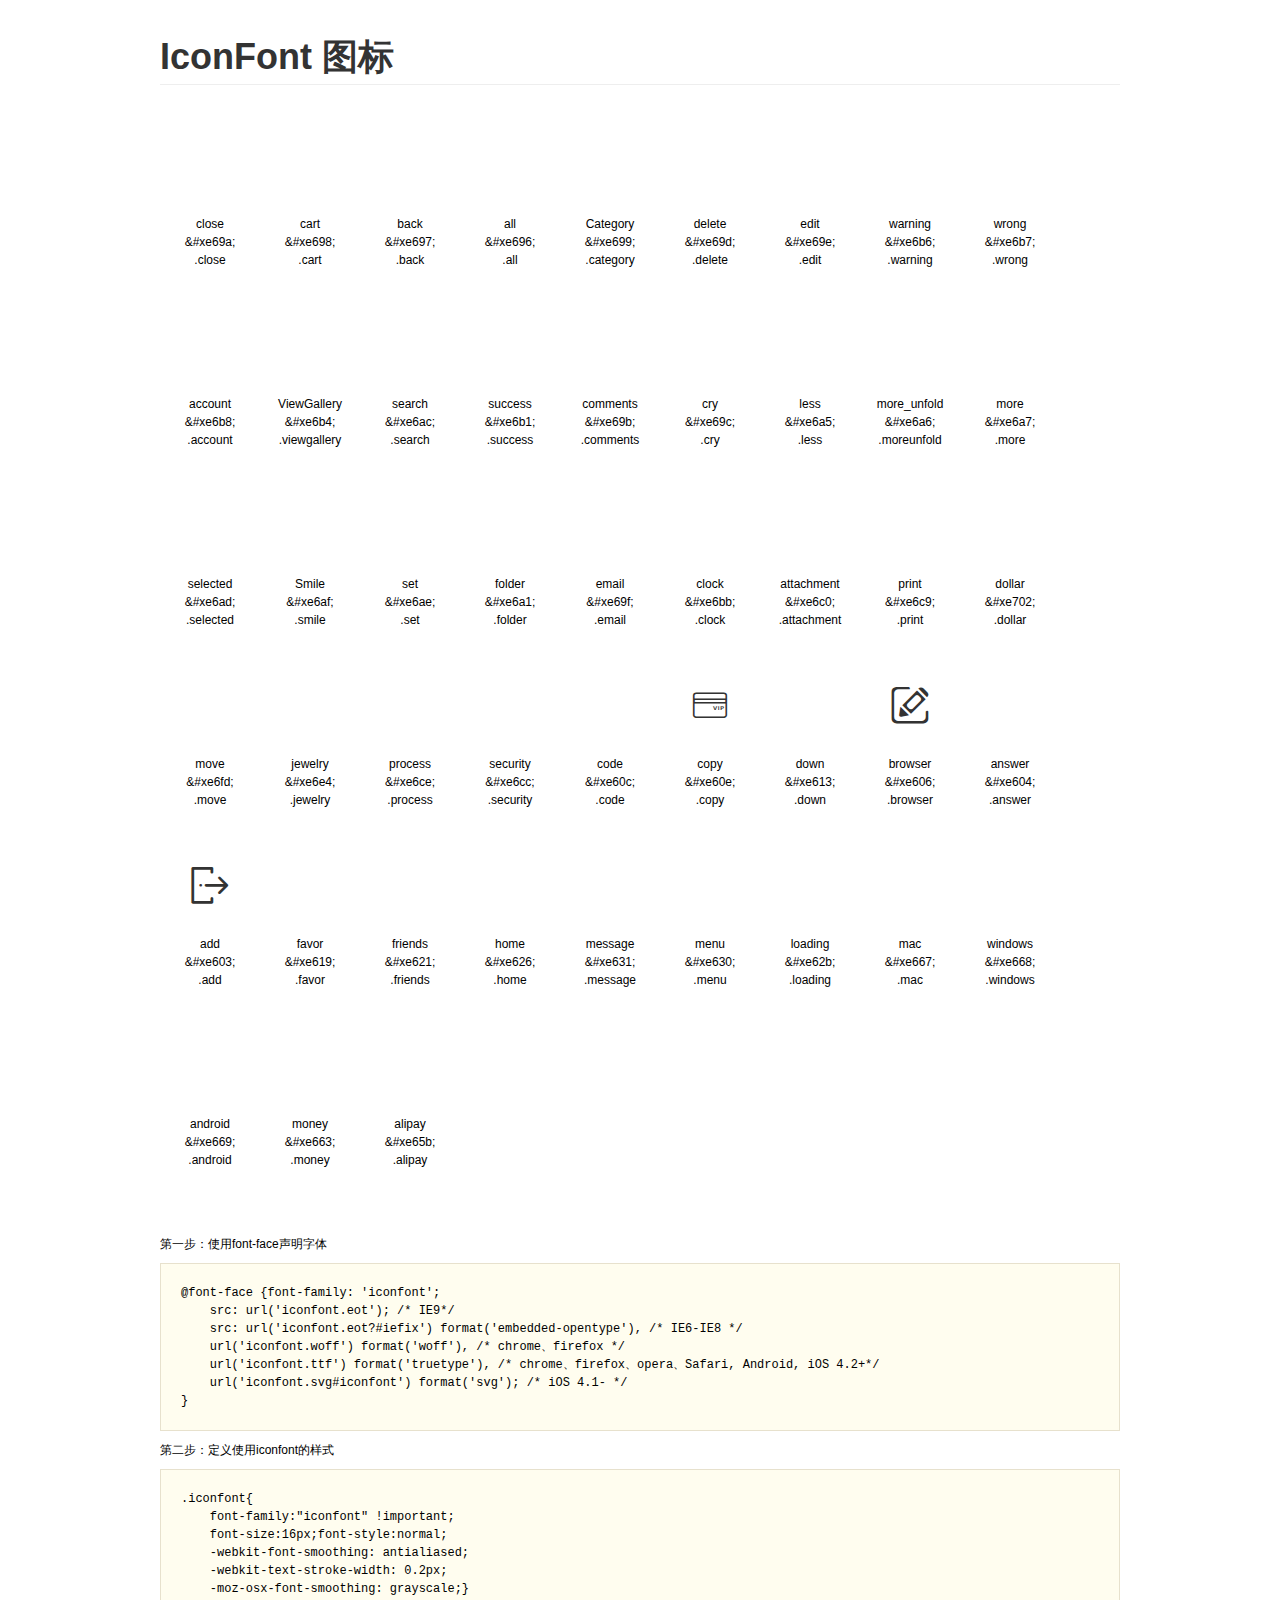
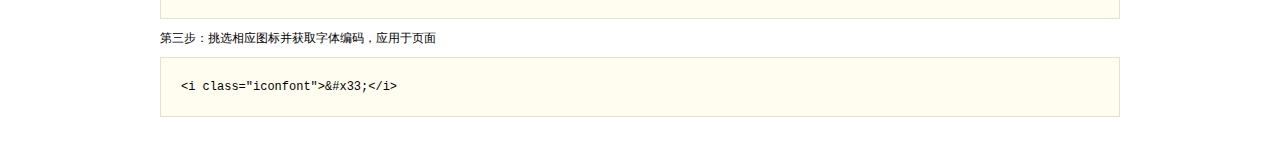
<file: php/static/iconfont/index.html>
<!DOCTYPE html>
<html>
<head>
    <meta charset="utf-8"/>
    <title>IconFont</title>
    <link rel="stylesheet" href="demo.css">
    <link rel="stylesheet" href="iconfont.css">
</head>
<body>
    <div class="main">
        <h1>IconFont 图标</h1>
        <ul class="icon_lists clear">
            
                <li>
                <i class="icon iconfont">&#xe69a;</i>
                    <div class="name">close</div>
                    <div class="code">&amp;#xe69a;</div>
                    <div class="fontclass">.close</div>
                </li>
            
                <li>
                <i class="icon iconfont">&#xe698;</i>
                    <div class="name">cart</div>
                    <div class="code">&amp;#xe698;</div>
                    <div class="fontclass">.cart</div>
                </li>
            
                <li>
                <i class="icon iconfont">&#xe697;</i>
                    <div class="name">back</div>
                    <div class="code">&amp;#xe697;</div>
                    <div class="fontclass">.back</div>
                </li>
            
                <li>
                <i class="icon iconfont">&#xe696;</i>
                    <div class="name">all</div>
                    <div class="code">&amp;#xe696;</div>
                    <div class="fontclass">.all</div>
                </li>
            
                <li>
                <i class="icon iconfont">&#xe699;</i>
                    <div class="name">Category</div>
                    <div class="code">&amp;#xe699;</div>
                    <div class="fontclass">.category</div>
                </li>
            
                <li>
                <i class="icon iconfont">&#xe69d;</i>
                    <div class="name">delete</div>
                    <div class="code">&amp;#xe69d;</div>
                    <div class="fontclass">.delete</div>
                </li>
            
                <li>
                <i class="icon iconfont">&#xe69e;</i>
                    <div class="name">edit</div>
                    <div class="code">&amp;#xe69e;</div>
                    <div class="fontclass">.edit</div>
                </li>
            
                <li>
                <i class="icon iconfont">&#xe6b6;</i>
                    <div class="name">warning</div>
                    <div class="code">&amp;#xe6b6;</div>
                    <div class="fontclass">.warning</div>
                </li>
            
                <li>
                <i class="icon iconfont">&#xe6b7;</i>
                    <div class="name">wrong</div>
                    <div class="code">&amp;#xe6b7;</div>
                    <div class="fontclass">.wrong</div>
                </li>
            
                <li>
                <i class="icon iconfont">&#xe6b8;</i>
                    <div class="name">account</div>
                    <div class="code">&amp;#xe6b8;</div>
                    <div class="fontclass">.account</div>
                </li>
            
                <li>
                <i class="icon iconfont">&#xe6b4;</i>
                    <div class="name">ViewGallery</div>
                    <div class="code">&amp;#xe6b4;</div>
                    <div class="fontclass">.viewgallery</div>
                </li>
            
                <li>
                <i class="icon iconfont">&#xe6ac;</i>
                    <div class="name">search</div>
                    <div class="code">&amp;#xe6ac;</div>
                    <div class="fontclass">.search</div>
                </li>
            
                <li>
                <i class="icon iconfont">&#xe6b1;</i>
                    <div class="name">success</div>
                    <div class="code">&amp;#xe6b1;</div>
                    <div class="fontclass">.success</div>
                </li>
            
                <li>
                <i class="icon iconfont">&#xe69b;</i>
                    <div class="name">comments</div>
                    <div class="code">&amp;#xe69b;</div>
                    <div class="fontclass">.comments</div>
                </li>
            
                <li>
                <i class="icon iconfont">&#xe69c;</i>
                    <div class="name">cry</div>
                    <div class="code">&amp;#xe69c;</div>
                    <div class="fontclass">.cry</div>
                </li>
            
                <li>
                <i class="icon iconfont">&#xe6a5;</i>
                    <div class="name">less</div>
                    <div class="code">&amp;#xe6a5;</div>
                    <div class="fontclass">.less</div>
                </li>
            
                <li>
                <i class="icon iconfont">&#xe6a6;</i>
                    <div class="name">more_unfold</div>
                    <div class="code">&amp;#xe6a6;</div>
                    <div class="fontclass">.moreunfold</div>
                </li>
            
                <li>
                <i class="icon iconfont">&#xe6a7;</i>
                    <div class="name">more</div>
                    <div class="code">&amp;#xe6a7;</div>
                    <div class="fontclass">.more</div>
                </li>
            
                <li>
                <i class="icon iconfont">&#xe6ad;</i>
                    <div class="name">selected</div>
                    <div class="code">&amp;#xe6ad;</div>
                    <div class="fontclass">.selected</div>
                </li>
            
                <li>
                <i class="icon iconfont">&#xe6af;</i>
                    <div class="name">Smile</div>
                    <div class="code">&amp;#xe6af;</div>
                    <div class="fontclass">.smile</div>
                </li>
            
                <li>
                <i class="icon iconfont">&#xe6ae;</i>
                    <div class="name">set</div>
                    <div class="code">&amp;#xe6ae;</div>
                    <div class="fontclass">.set</div>
                </li>
            
                <li>
                <i class="icon iconfont">&#xe6a1;</i>
                    <div class="name">folder</div>
                    <div class="code">&amp;#xe6a1;</div>
                    <div class="fontclass">.folder</div>
                </li>
            
                <li>
                <i class="icon iconfont">&#xe69f;</i>
                    <div class="name">email</div>
                    <div class="code">&amp;#xe69f;</div>
                    <div class="fontclass">.email</div>
                </li>
            
                <li>
                <i class="icon iconfont">&#xe6bb;</i>
                    <div class="name">clock</div>
                    <div class="code">&amp;#xe6bb;</div>
                    <div class="fontclass">.clock</div>
                </li>
            
                <li>
                <i class="icon iconfont">&#xe6c0;</i>
                    <div class="name">attachment</div>
                    <div class="code">&amp;#xe6c0;</div>
                    <div class="fontclass">.attachment</div>
                </li>
            
                <li>
                <i class="icon iconfont">&#xe6c9;</i>
                    <div class="name">print</div>
                    <div class="code">&amp;#xe6c9;</div>
                    <div class="fontclass">.print</div>
                </li>
            
                <li>
                <i class="icon iconfont">&#xe702;</i>
                    <div class="name">dollar</div>
                    <div class="code">&amp;#xe702;</div>
                    <div class="fontclass">.dollar</div>
                </li>
            
                <li>
                <i class="icon iconfont">&#xe6fd;</i>
                    <div class="name">move</div>
                    <div class="code">&amp;#xe6fd;</div>
                    <div class="fontclass">.move</div>
                </li>
            
                <li>
                <i class="icon iconfont">&#xe6e4;</i>
                    <div class="name">jewelry</div>
                    <div class="code">&amp;#xe6e4;</div>
                    <div class="fontclass">.jewelry</div>
                </li>
            
                <li>
                <i class="icon iconfont">&#xe6ce;</i>
                    <div class="name">process</div>
                    <div class="code">&amp;#xe6ce;</div>
                    <div class="fontclass">.process</div>
                </li>
            
                <li>
                <i class="icon iconfont">&#xe6cc;</i>
                    <div class="name">security</div>
                    <div class="code">&amp;#xe6cc;</div>
                    <div class="fontclass">.security</div>
                </li>
            
                <li>
                <i class="icon iconfont">&#xe60c;</i>
                    <div class="name">code</div>
                    <div class="code">&amp;#xe60c;</div>
                    <div class="fontclass">.code</div>
                </li>
            
                <li>
                <i class="icon iconfont">&#xe60e;</i>
                    <div class="name">copy</div>
                    <div class="code">&amp;#xe60e;</div>
                    <div class="fontclass">.copy</div>
                </li>
            
                <li>
                <i class="icon iconfont">&#xe613;</i>
                    <div class="name">down</div>
                    <div class="code">&amp;#xe613;</div>
                    <div class="fontclass">.down</div>
                </li>
            
                <li>
                <i class="icon iconfont">&#xe606;</i>
                    <div class="name">browser</div>
                    <div class="code">&amp;#xe606;</div>
                    <div class="fontclass">.browser</div>
                </li>
            
                <li>
                <i class="icon iconfont">&#xe604;</i>
                    <div class="name">answer</div>
                    <div class="code">&amp;#xe604;</div>
                    <div class="fontclass">.answer</div>
                </li>
            
                <li>
                <i class="icon iconfont">&#xe603;</i>
                    <div class="name">add</div>
                    <div class="code">&amp;#xe603;</div>
                    <div class="fontclass">.add</div>
                </li>
            
                <li>
                <i class="icon iconfont">&#xe619;</i>
                    <div class="name">favor</div>
                    <div class="code">&amp;#xe619;</div>
                    <div class="fontclass">.favor</div>
                </li>
            
                <li>
                <i class="icon iconfont">&#xe621;</i>
                    <div class="name">friends</div>
                    <div class="code">&amp;#xe621;</div>
                    <div class="fontclass">.friends</div>
                </li>
            
                <li>
                <i class="icon iconfont">&#xe626;</i>
                    <div class="name">home</div>
                    <div class="code">&amp;#xe626;</div>
                    <div class="fontclass">.home</div>
                </li>
            
                <li>
                <i class="icon iconfont">&#xe631;</i>
                    <div class="name">message</div>
                    <div class="code">&amp;#xe631;</div>
                    <div class="fontclass">.message</div>
                </li>
            
                <li>
                <i class="icon iconfont">&#xe630;</i>
                    <div class="name">menu</div>
                    <div class="code">&amp;#xe630;</div>
                    <div class="fontclass">.menu</div>
                </li>
            
                <li>
                <i class="icon iconfont">&#xe62b;</i>
                    <div class="name">loading</div>
                    <div class="code">&amp;#xe62b;</div>
                    <div class="fontclass">.loading</div>
                </li>
            
                <li>
                <i class="icon iconfont">&#xe667;</i>
                    <div class="name">mac</div>
                    <div class="code">&amp;#xe667;</div>
                    <div class="fontclass">.mac</div>
                </li>
            
                <li>
                <i class="icon iconfont">&#xe668;</i>
                    <div class="name">windows</div>
                    <div class="code">&amp;#xe668;</div>
                    <div class="fontclass">.windows</div>
                </li>
            
                <li>
                <i class="icon iconfont">&#xe669;</i>
                    <div class="name">android</div>
                    <div class="code">&amp;#xe669;</div>
                    <div class="fontclass">.android</div>
                </li>
            
                <li>
                <i class="icon iconfont">&#xe663;</i>
                    <div class="name">money</div>
                    <div class="code">&amp;#xe663;</div>
                    <div class="fontclass">.money</div>
                </li>
            
                <li>
                <i class="icon iconfont">&#xe65b;</i>
                    <div class="name">alipay</div>
                    <div class="code">&amp;#xe65b;</div>
                    <div class="fontclass">.alipay</div>
                </li>
            
        </ul>


        <div class="helps">
            第一步：使用font-face声明字体
            <pre>
@font-face {font-family: 'iconfont';
    src: url('iconfont.eot'); /* IE9*/
    src: url('iconfont.eot?#iefix') format('embedded-opentype'), /* IE6-IE8 */
    url('iconfont.woff') format('woff'), /* chrome、firefox */
    url('iconfont.ttf') format('truetype'), /* chrome、firefox、opera、Safari, Android, iOS 4.2+*/
    url('iconfont.svg#iconfont') format('svg'); /* iOS 4.1- */
}
</pre>
第二步：定义使用iconfont的样式
            <pre>
.iconfont{
    font-family:"iconfont" !important;
    font-size:16px;font-style:normal;
    -webkit-font-smoothing: antialiased;
    -webkit-text-stroke-width: 0.2px;
    -moz-osx-font-smoothing: grayscale;}
</pre>
第三步：挑选相应图标并获取字体编码，应用于页面
<pre>
&lt;i class="iconfont"&gt;&amp;#x33;&lt;/i&gt;
</pre>
        </div>

    </div>
</body>
</html>
</file>
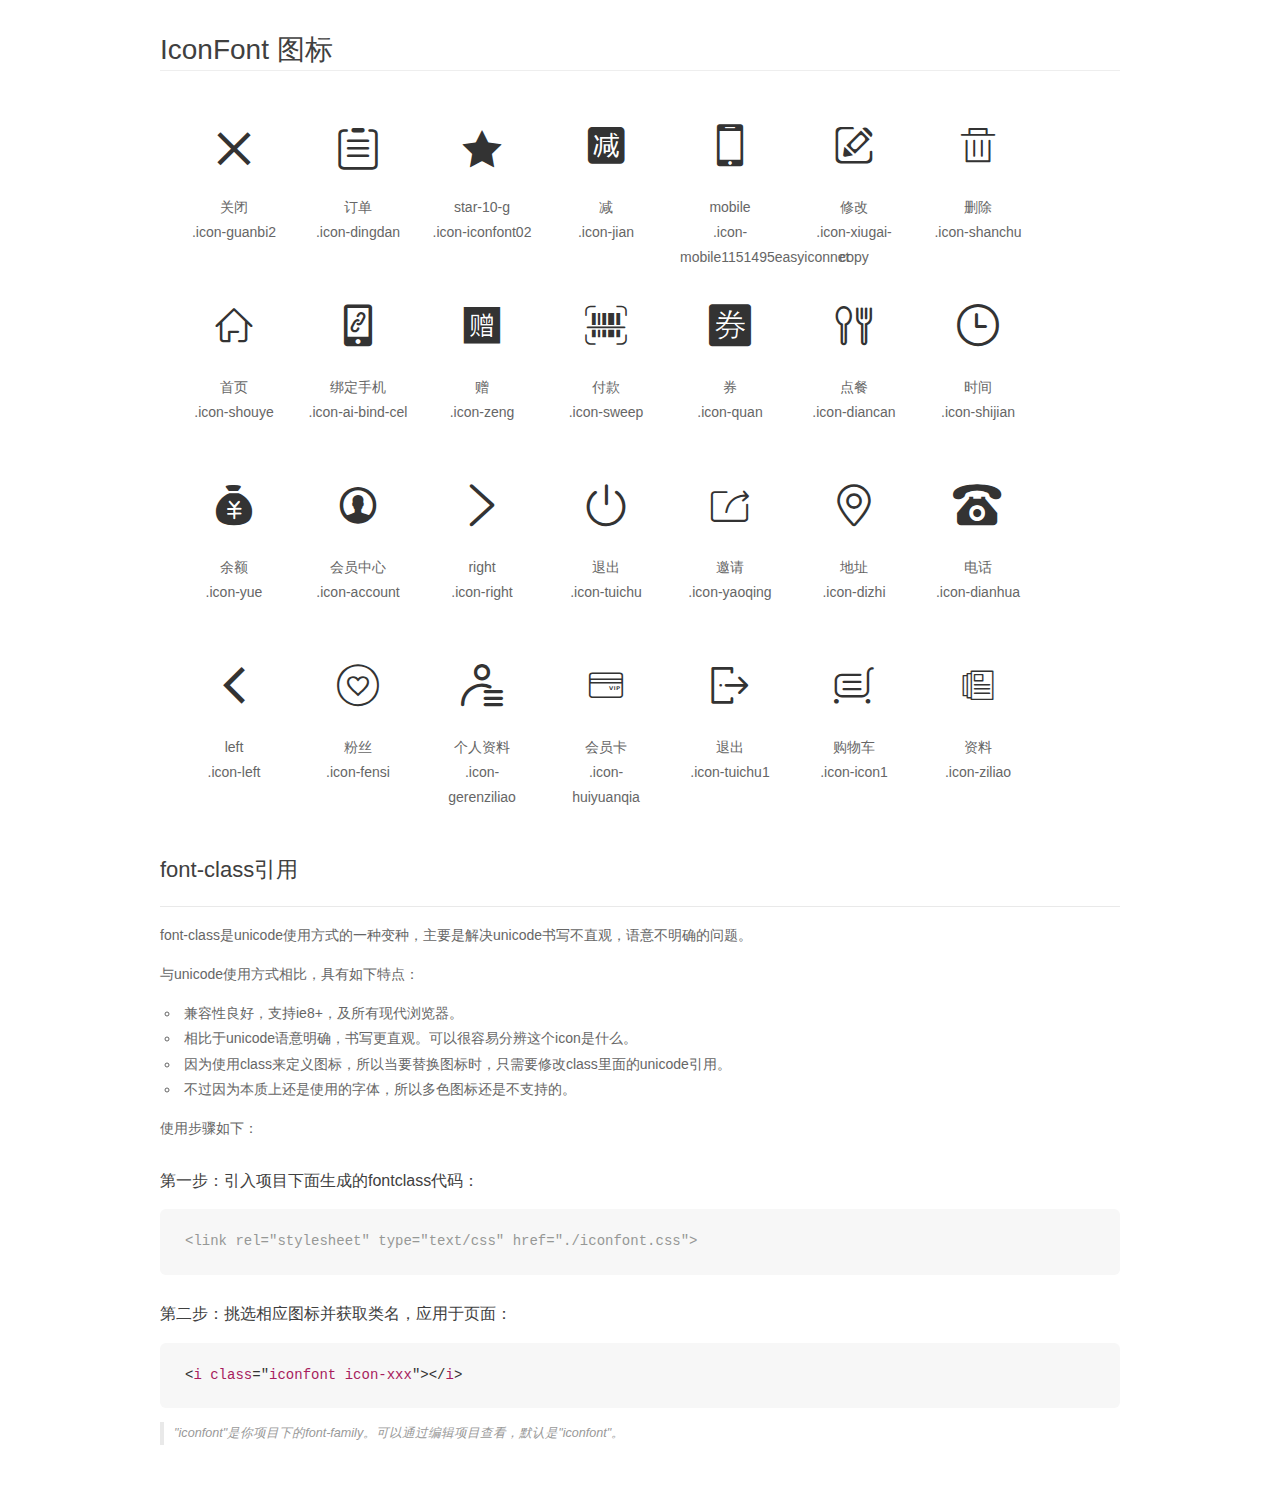
<file: php/static/iconfont/demo_fontclass.html>
<!DOCTYPE html>
<html>
<head>
    <meta charset="utf-8"/>
    <title>IconFont</title>
    <link rel="stylesheet" href="demo.css">
    <link rel="stylesheet" href="iconfont.css">
</head>
<body>
    <div class="main markdown">
        <h1>IconFont 图标</h1>
        <ul class="icon_lists clear">
            
                <li>
                <i class="icon iconfont icon-guanbi2"></i>
                    <div class="name">关闭</div>
                    <div class="fontclass">.icon-guanbi2</div>
                </li>
            
                <li>
                <i class="icon iconfont icon-dingdan"></i>
                    <div class="name">订单</div>
                    <div class="fontclass">.icon-dingdan</div>
                </li>
            
                <li>
                <i class="icon iconfont icon-iconfont02"></i>
                    <div class="name">star-10-g</div>
                    <div class="fontclass">.icon-iconfont02</div>
                </li>
            
                <li>
                <i class="icon iconfont icon-jian"></i>
                    <div class="name">减</div>
                    <div class="fontclass">.icon-jian</div>
                </li>
            
                <li>
                <i class="icon iconfont icon-mobile1151495easyiconnet"></i>
                    <div class="name">mobile</div>
                    <div class="fontclass">.icon-mobile1151495easyiconnet</div>
                </li>
            
                <li>
                <i class="icon iconfont icon-xiugai-copy"></i>
                    <div class="name">修改</div>
                    <div class="fontclass">.icon-xiugai-copy</div>
                </li>
            
                <li>
                <i class="icon iconfont icon-shanchu"></i>
                    <div class="name">删除</div>
                    <div class="fontclass">.icon-shanchu</div>
                </li>
            
                <li>
                <i class="icon iconfont icon-shouye"></i>
                    <div class="name">首页</div>
                    <div class="fontclass">.icon-shouye</div>
                </li>
            
                <li>
                <i class="icon iconfont icon-ai-bind-cel"></i>
                    <div class="name">绑定手机</div>
                    <div class="fontclass">.icon-ai-bind-cel</div>
                </li>
            
                <li>
                <i class="icon iconfont icon-zeng"></i>
                    <div class="name">赠</div>
                    <div class="fontclass">.icon-zeng</div>
                </li>
            
                <li>
                <i class="icon iconfont icon-sweep"></i>
                    <div class="name">付款</div>
                    <div class="fontclass">.icon-sweep</div>
                </li>
            
                <li>
                <i class="icon iconfont icon-quan"></i>
                    <div class="name">券</div>
                    <div class="fontclass">.icon-quan</div>
                </li>
            
                <li>
                <i class="icon iconfont icon-diancan"></i>
                    <div class="name">点餐</div>
                    <div class="fontclass">.icon-diancan</div>
                </li>
            
                <li>
                <i class="icon iconfont icon-shijian"></i>
                    <div class="name">时间</div>
                    <div class="fontclass">.icon-shijian</div>
                </li>
            
                <li>
                <i class="icon iconfont icon-yue"></i>
                    <div class="name">余额</div>
                    <div class="fontclass">.icon-yue</div>
                </li>
            
                <li>
                <i class="icon iconfont icon-account"></i>
                    <div class="name">会员中心</div>
                    <div class="fontclass">.icon-account</div>
                </li>
            
                <li>
                <i class="icon iconfont icon-right"></i>
                    <div class="name">right</div>
                    <div class="fontclass">.icon-right</div>
                </li>
            
                <li>
                <i class="icon iconfont icon-tuichu"></i>
                    <div class="name">退出</div>
                    <div class="fontclass">.icon-tuichu</div>
                </li>
            
                <li>
                <i class="icon iconfont icon-yaoqing"></i>
                    <div class="name">邀请</div>
                    <div class="fontclass">.icon-yaoqing</div>
                </li>
            
                <li>
                <i class="icon iconfont icon-dizhi"></i>
                    <div class="name">地址</div>
                    <div class="fontclass">.icon-dizhi</div>
                </li>
            
                <li>
                <i class="icon iconfont icon-dianhua"></i>
                    <div class="name">电话</div>
                    <div class="fontclass">.icon-dianhua</div>
                </li>
            
                <li>
                <i class="icon iconfont icon-left"></i>
                    <div class="name">left</div>
                    <div class="fontclass">.icon-left</div>
                </li>
            
                <li>
                <i class="icon iconfont icon-fensi"></i>
                    <div class="name">粉丝</div>
                    <div class="fontclass">.icon-fensi</div>
                </li>
            
                <li>
                <i class="icon iconfont icon-gerenziliao"></i>
                    <div class="name">个人资料</div>
                    <div class="fontclass">.icon-gerenziliao</div>
                </li>
            
                <li>
                <i class="icon iconfont icon-huiyuanqia"></i>
                    <div class="name">会员卡</div>
                    <div class="fontclass">.icon-huiyuanqia</div>
                </li>
            
                <li>
                <i class="icon iconfont icon-tuichu1"></i>
                    <div class="name">退出</div>
                    <div class="fontclass">.icon-tuichu1</div>
                </li>
            
                <li>
                <i class="icon iconfont icon-icon1"></i>
                    <div class="name">购物车</div>
                    <div class="fontclass">.icon-icon1</div>
                </li>
            
                <li>
                <i class="icon iconfont icon-ziliao"></i>
                    <div class="name">资料</div>
                    <div class="fontclass">.icon-ziliao</div>
                </li>
            
        </ul>

        <h2 id="font-class-">font-class引用</h2>
        <hr>

        <p>font-class是unicode使用方式的一种变种，主要是解决unicode书写不直观，语意不明确的问题。</p>
        <p>与unicode使用方式相比，具有如下特点：</p>
        <ul>
        <li>兼容性良好，支持ie8+，及所有现代浏览器。</li>
        <li>相比于unicode语意明确，书写更直观。可以很容易分辨这个icon是什么。</li>
        <li>因为使用class来定义图标，所以当要替换图标时，只需要修改class里面的unicode引用。</li>
        <li>不过因为本质上还是使用的字体，所以多色图标还是不支持的。</li>
        </ul>
        <p>使用步骤如下：</p>
        <h3 id="-fontclass-">第一步：引入项目下面生成的fontclass代码：</h3>


        <pre><code class="lang-js hljs javascript"><span class="hljs-comment">&lt;link rel="stylesheet" type="text/css" href="./iconfont.css"&gt;</span></code></pre>
        <h3 id="-">第二步：挑选相应图标并获取类名，应用于页面：</h3>
        <pre><code class="lang-css hljs">&lt;<span class="hljs-selector-tag">i</span> <span class="hljs-selector-tag">class</span>="<span class="hljs-selector-tag">iconfont</span> <span class="hljs-selector-tag">icon-xxx</span>"&gt;&lt;/<span class="hljs-selector-tag">i</span>&gt;</code></pre>
        <blockquote>
        <p>"iconfont"是你项目下的font-family。可以通过编辑项目查看，默认是"iconfont"。</p>
        </blockquote>
    </div>
</body>
</html>
</file>
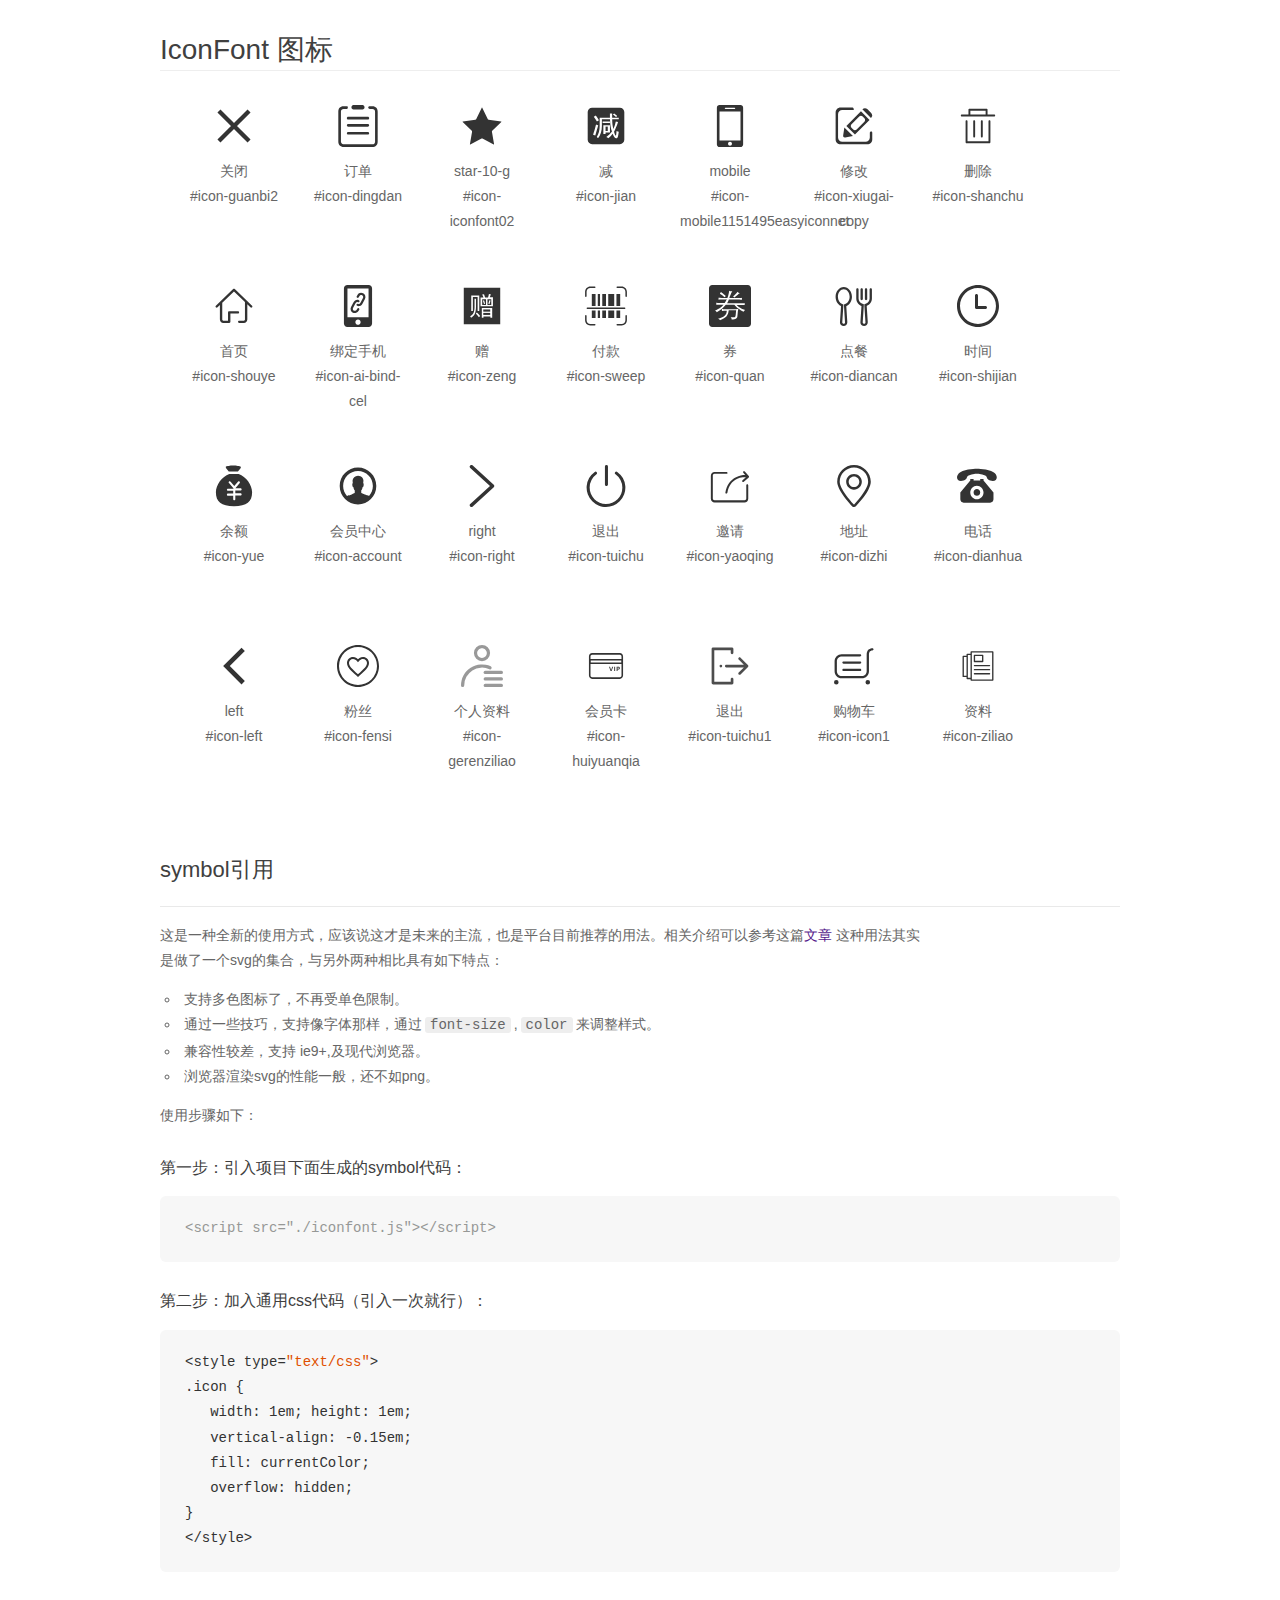
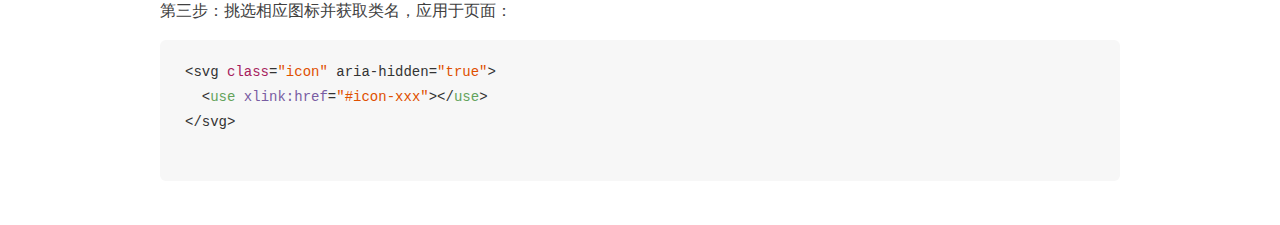
<file: php/static/iconfont/demo_symbol.html>
<!DOCTYPE html>
<html>
<head>
    <meta charset="utf-8"/>
    <title>IconFont</title>
    <link rel="stylesheet" href="demo.css">
    <script src="iconfont.js"></script>

    <style type="text/css">
        .icon {
          /* 通过设置 font-size 来改变图标大小 */
          width: 1em; height: 1em;
          /* 图标和文字相邻时，垂直对齐 */
          vertical-align: -0.15em;
          /* 通过设置 color 来改变 SVG 的颜色/fill */
          fill: currentColor;
          /* path 和 stroke 溢出 viewBox 部分在 IE 下会显示
             normalize.css 中也包含这行 */
          overflow: hidden;
        }

    </style>
</head>
<body>
    <div class="main markdown">
        <h1>IconFont 图标</h1>
        <ul class="icon_lists clear">
            
                <li>
                    <svg class="icon" aria-hidden="true">
                        <use xlink:href="#icon-guanbi2"></use>
                    </svg>
                    <div class="name">关闭</div>
                    <div class="fontclass">#icon-guanbi2</div>
                </li>
            
                <li>
                    <svg class="icon" aria-hidden="true">
                        <use xlink:href="#icon-dingdan"></use>
                    </svg>
                    <div class="name">订单</div>
                    <div class="fontclass">#icon-dingdan</div>
                </li>
            
                <li>
                    <svg class="icon" aria-hidden="true">
                        <use xlink:href="#icon-iconfont02"></use>
                    </svg>
                    <div class="name">star-10-g</div>
                    <div class="fontclass">#icon-iconfont02</div>
                </li>
            
                <li>
                    <svg class="icon" aria-hidden="true">
                        <use xlink:href="#icon-jian"></use>
                    </svg>
                    <div class="name">减</div>
                    <div class="fontclass">#icon-jian</div>
                </li>
            
                <li>
                    <svg class="icon" aria-hidden="true">
                        <use xlink:href="#icon-mobile1151495easyiconnet"></use>
                    </svg>
                    <div class="name">mobile</div>
                    <div class="fontclass">#icon-mobile1151495easyiconnet</div>
                </li>
            
                <li>
                    <svg class="icon" aria-hidden="true">
                        <use xlink:href="#icon-xiugai-copy"></use>
                    </svg>
                    <div class="name">修改</div>
                    <div class="fontclass">#icon-xiugai-copy</div>
                </li>
            
                <li>
                    <svg class="icon" aria-hidden="true">
                        <use xlink:href="#icon-shanchu"></use>
                    </svg>
                    <div class="name">删除</div>
                    <div class="fontclass">#icon-shanchu</div>
                </li>
            
                <li>
                    <svg class="icon" aria-hidden="true">
                        <use xlink:href="#icon-shouye"></use>
                    </svg>
                    <div class="name">首页</div>
                    <div class="fontclass">#icon-shouye</div>
                </li>
            
                <li>
                    <svg class="icon" aria-hidden="true">
                        <use xlink:href="#icon-ai-bind-cel"></use>
                    </svg>
                    <div class="name">绑定手机</div>
                    <div class="fontclass">#icon-ai-bind-cel</div>
                </li>
            
                <li>
                    <svg class="icon" aria-hidden="true">
                        <use xlink:href="#icon-zeng"></use>
                    </svg>
                    <div class="name">赠</div>
                    <div class="fontclass">#icon-zeng</div>
                </li>
            
                <li>
                    <svg class="icon" aria-hidden="true">
                        <use xlink:href="#icon-sweep"></use>
                    </svg>
                    <div class="name">付款</div>
                    <div class="fontclass">#icon-sweep</div>
                </li>
            
                <li>
                    <svg class="icon" aria-hidden="true">
                        <use xlink:href="#icon-quan"></use>
                    </svg>
                    <div class="name">券</div>
                    <div class="fontclass">#icon-quan</div>
                </li>
            
                <li>
                    <svg class="icon" aria-hidden="true">
                        <use xlink:href="#icon-diancan"></use>
                    </svg>
                    <div class="name">点餐</div>
                    <div class="fontclass">#icon-diancan</div>
                </li>
            
                <li>
                    <svg class="icon" aria-hidden="true">
                        <use xlink:href="#icon-shijian"></use>
                    </svg>
                    <div class="name">时间</div>
                    <div class="fontclass">#icon-shijian</div>
                </li>
            
                <li>
                    <svg class="icon" aria-hidden="true">
                        <use xlink:href="#icon-yue"></use>
                    </svg>
                    <div class="name">余额</div>
                    <div class="fontclass">#icon-yue</div>
                </li>
            
                <li>
                    <svg class="icon" aria-hidden="true">
                        <use xlink:href="#icon-account"></use>
                    </svg>
                    <div class="name">会员中心</div>
                    <div class="fontclass">#icon-account</div>
                </li>
            
                <li>
                    <svg class="icon" aria-hidden="true">
                        <use xlink:href="#icon-right"></use>
                    </svg>
                    <div class="name">right</div>
                    <div class="fontclass">#icon-right</div>
                </li>
            
                <li>
                    <svg class="icon" aria-hidden="true">
                        <use xlink:href="#icon-tuichu"></use>
                    </svg>
                    <div class="name">退出</div>
                    <div class="fontclass">#icon-tuichu</div>
                </li>
            
                <li>
                    <svg class="icon" aria-hidden="true">
                        <use xlink:href="#icon-yaoqing"></use>
                    </svg>
                    <div class="name">邀请</div>
                    <div class="fontclass">#icon-yaoqing</div>
                </li>
            
                <li>
                    <svg class="icon" aria-hidden="true">
                        <use xlink:href="#icon-dizhi"></use>
                    </svg>
                    <div class="name">地址</div>
                    <div class="fontclass">#icon-dizhi</div>
                </li>
            
                <li>
                    <svg class="icon" aria-hidden="true">
                        <use xlink:href="#icon-dianhua"></use>
                    </svg>
                    <div class="name">电话</div>
                    <div class="fontclass">#icon-dianhua</div>
                </li>
            
                <li>
                    <svg class="icon" aria-hidden="true">
                        <use xlink:href="#icon-left"></use>
                    </svg>
                    <div class="name">left</div>
                    <div class="fontclass">#icon-left</div>
                </li>
            
                <li>
                    <svg class="icon" aria-hidden="true">
                        <use xlink:href="#icon-fensi"></use>
                    </svg>
                    <div class="name">粉丝</div>
                    <div class="fontclass">#icon-fensi</div>
                </li>
            
                <li>
                    <svg class="icon" aria-hidden="true">
                        <use xlink:href="#icon-gerenziliao"></use>
                    </svg>
                    <div class="name">个人资料</div>
                    <div class="fontclass">#icon-gerenziliao</div>
                </li>
            
                <li>
                    <svg class="icon" aria-hidden="true">
                        <use xlink:href="#icon-huiyuanqia"></use>
                    </svg>
                    <div class="name">会员卡</div>
                    <div class="fontclass">#icon-huiyuanqia</div>
                </li>
            
                <li>
                    <svg class="icon" aria-hidden="true">
                        <use xlink:href="#icon-tuichu1"></use>
                    </svg>
                    <div class="name">退出</div>
                    <div class="fontclass">#icon-tuichu1</div>
                </li>
            
                <li>
                    <svg class="icon" aria-hidden="true">
                        <use xlink:href="#icon-icon1"></use>
                    </svg>
                    <div class="name">购物车</div>
                    <div class="fontclass">#icon-icon1</div>
                </li>
            
                <li>
                    <svg class="icon" aria-hidden="true">
                        <use xlink:href="#icon-ziliao"></use>
                    </svg>
                    <div class="name">资料</div>
                    <div class="fontclass">#icon-ziliao</div>
                </li>
            
        </ul>


        <h2 id="symbol-">symbol引用</h2>
        <hr>

        <p>这是一种全新的使用方式，应该说这才是未来的主流，也是平台目前推荐的用法。相关介绍可以参考这篇<a href="">文章</a>
        这种用法其实是做了一个svg的集合，与另外两种相比具有如下特点：</p>
        <ul>
          <li>支持多色图标了，不再受单色限制。</li>
          <li>通过一些技巧，支持像字体那样，通过<code>font-size</code>,<code>color</code>来调整样式。</li>
          <li>兼容性较差，支持 ie9+,及现代浏览器。</li>
          <li>浏览器渲染svg的性能一般，还不如png。</li>
        </ul>
        <p>使用步骤如下：</p>
        <h3 id="-symbol-">第一步：引入项目下面生成的symbol代码：</h3>
        <pre><code class="lang-js hljs javascript"><span class="hljs-comment">&lt;script src="./iconfont.js"&gt;&lt;/script&gt;</span></code></pre>
        <h3 id="-css-">第二步：加入通用css代码（引入一次就行）：</h3>
        <pre><code class="lang-js hljs javascript">&lt;style type=<span class="hljs-string">"text/css"</span>&gt;
.icon {
   width: <span class="hljs-number">1</span>em; height: <span class="hljs-number">1</span>em;
   vertical-align: <span class="hljs-number">-0.15</span>em;
   fill: currentColor;
   overflow: hidden;
}
&lt;<span class="hljs-regexp">/style&gt;</span></code></pre>
        <h3 id="-">第三步：挑选相应图标并获取类名，应用于页面：</h3>
        <pre><code class="lang-js hljs javascript">&lt;svg <span class="hljs-class"><span class="hljs-keyword">class</span></span>=<span class="hljs-string">"icon"</span> aria-hidden=<span class="hljs-string">"true"</span>&gt;<span class="xml"><span class="hljs-tag">
  &lt;<span class="hljs-name">use</span> <span class="hljs-attr">xlink:href</span>=<span class="hljs-string">"#icon-xxx"</span>&gt;</span><span class="hljs-tag">&lt;/<span class="hljs-name">use</span>&gt;</span>
</span>&lt;<span class="hljs-regexp">/svg&gt;
        </span></code></pre>
    </div>
</body>
</html>
</file>
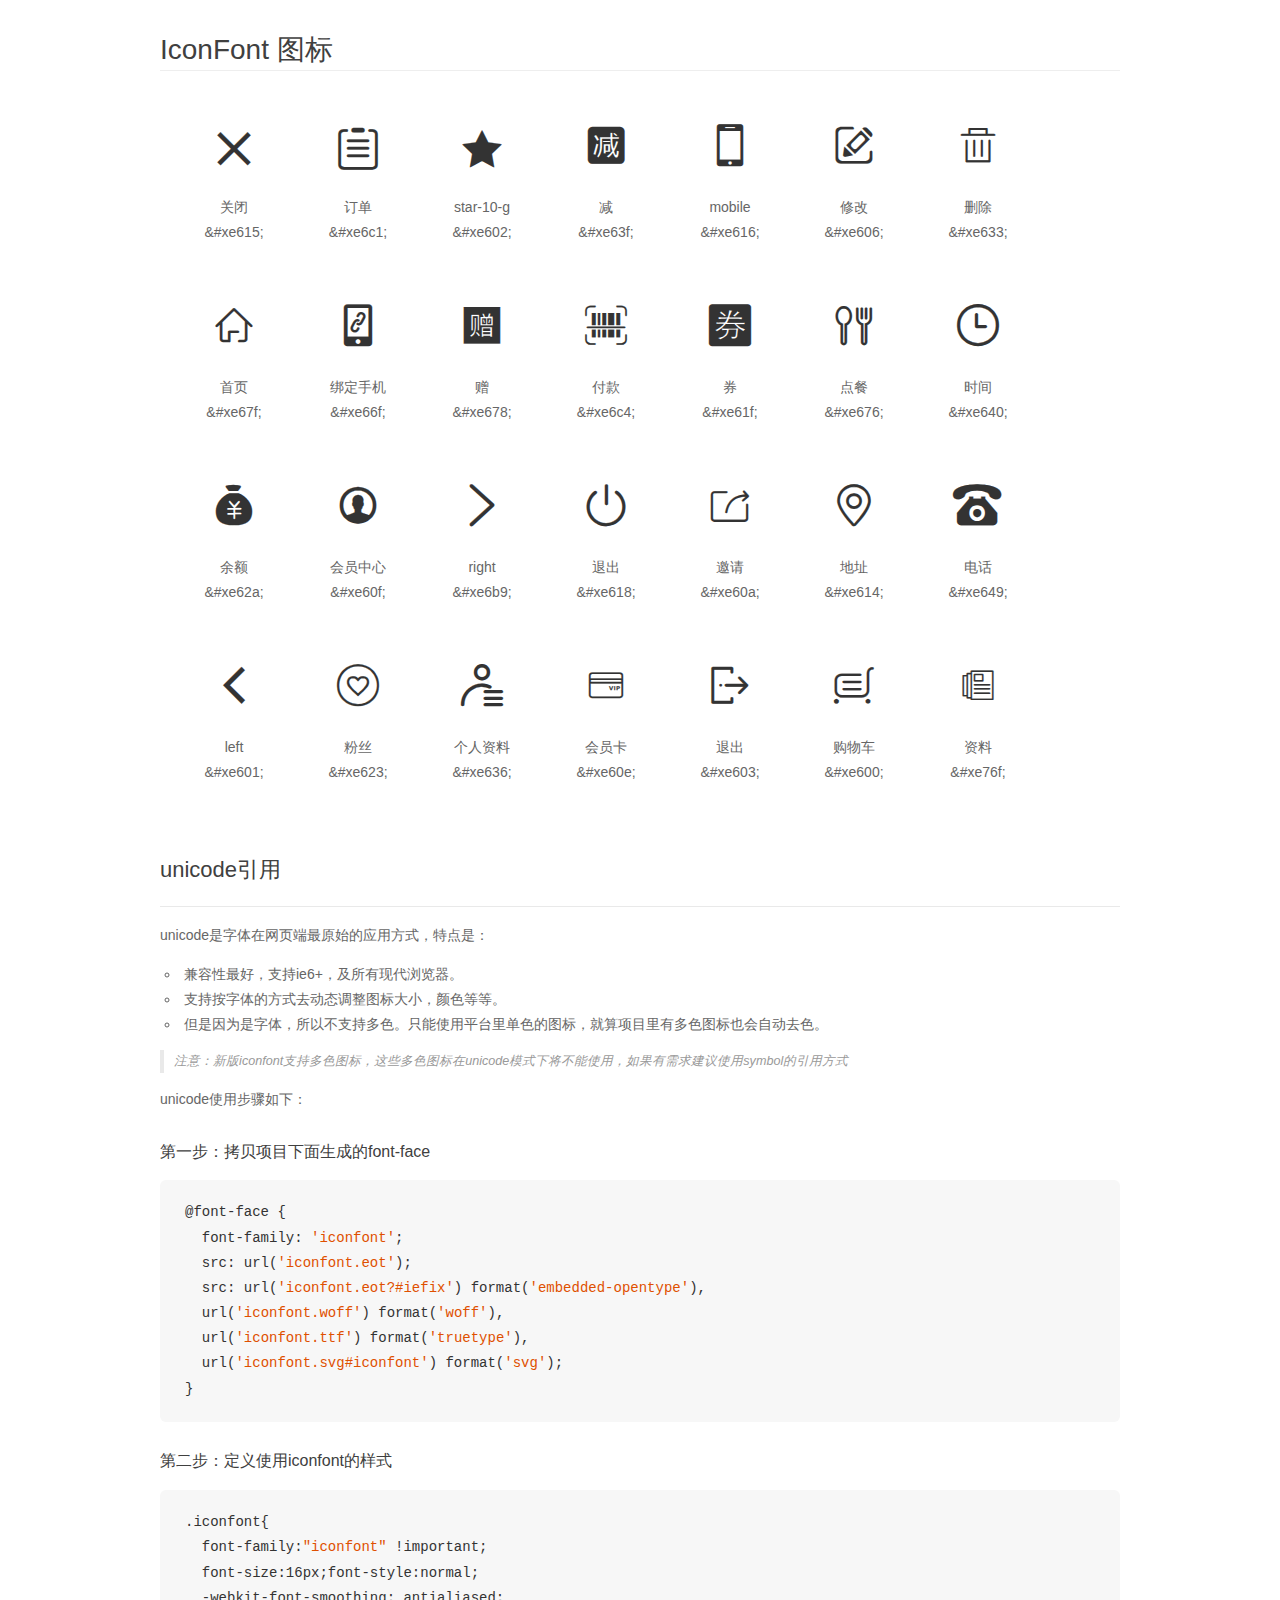
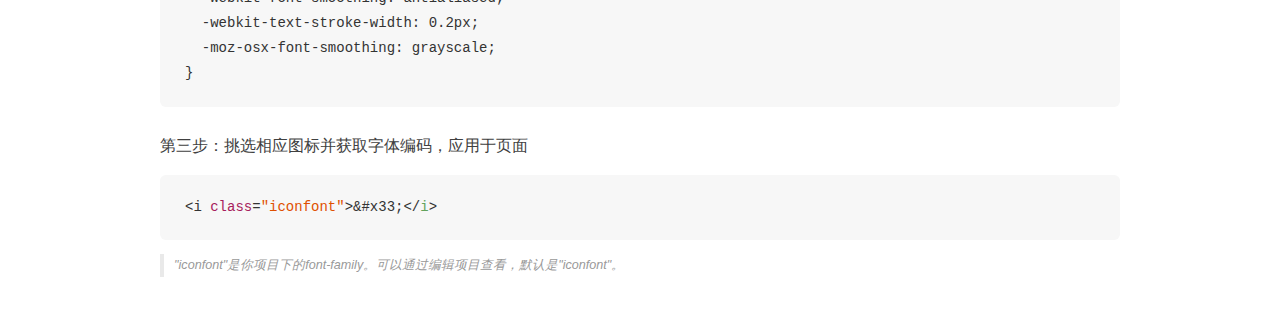
<file: php/static/iconfont/demo_unicode.html>
<!DOCTYPE html>
<html>
<head>
    <meta charset="utf-8"/>
    <title>IconFont</title>
    <link rel="stylesheet" href="demo.css">

    <style type="text/css">

        @font-face {font-family: "iconfont";
          src: url('iconfont.eot'); /* IE9*/
          src: url('iconfont.eot#iefix') format('embedded-opentype'), /* IE6-IE8 */
          url('iconfont.woff') format('woff'), /* chrome, firefox */
          url('iconfont.ttf') format('truetype'), /* chrome, firefox, opera, Safari, Android, iOS 4.2+*/
          url('iconfont.svg#iconfont') format('svg'); /* iOS 4.1- */
        }

        .iconfont {
          font-family:"iconfont" !important;
          font-size:16px;
          font-style:normal;
          -webkit-font-smoothing: antialiased;
          -webkit-text-stroke-width: 0.2px;
          -moz-osx-font-smoothing: grayscale;
        }

    </style>
</head>
<body>
    <div class="main markdown">
        <h1>IconFont 图标</h1>
        <ul class="icon_lists clear">
            
                <li>
                <i class="icon iconfont">&#xe615;</i>
                    <div class="name">关闭</div>
                    <div class="code">&amp;#xe615;</div>
                </li>
            
                <li>
                <i class="icon iconfont">&#xe6c1;</i>
                    <div class="name">订单</div>
                    <div class="code">&amp;#xe6c1;</div>
                </li>
            
                <li>
                <i class="icon iconfont">&#xe602;</i>
                    <div class="name">star-10-g</div>
                    <div class="code">&amp;#xe602;</div>
                </li>
            
                <li>
                <i class="icon iconfont">&#xe63f;</i>
                    <div class="name">减</div>
                    <div class="code">&amp;#xe63f;</div>
                </li>
            
                <li>
                <i class="icon iconfont">&#xe616;</i>
                    <div class="name">mobile</div>
                    <div class="code">&amp;#xe616;</div>
                </li>
            
                <li>
                <i class="icon iconfont">&#xe606;</i>
                    <div class="name">修改</div>
                    <div class="code">&amp;#xe606;</div>
                </li>
            
                <li>
                <i class="icon iconfont">&#xe633;</i>
                    <div class="name">删除</div>
                    <div class="code">&amp;#xe633;</div>
                </li>
            
                <li>
                <i class="icon iconfont">&#xe67f;</i>
                    <div class="name">首页</div>
                    <div class="code">&amp;#xe67f;</div>
                </li>
            
                <li>
                <i class="icon iconfont">&#xe66f;</i>
                    <div class="name">绑定手机</div>
                    <div class="code">&amp;#xe66f;</div>
                </li>
            
                <li>
                <i class="icon iconfont">&#xe678;</i>
                    <div class="name">赠</div>
                    <div class="code">&amp;#xe678;</div>
                </li>
            
                <li>
                <i class="icon iconfont">&#xe6c4;</i>
                    <div class="name">付款</div>
                    <div class="code">&amp;#xe6c4;</div>
                </li>
            
                <li>
                <i class="icon iconfont">&#xe61f;</i>
                    <div class="name">券</div>
                    <div class="code">&amp;#xe61f;</div>
                </li>
            
                <li>
                <i class="icon iconfont">&#xe676;</i>
                    <div class="name">点餐</div>
                    <div class="code">&amp;#xe676;</div>
                </li>
            
                <li>
                <i class="icon iconfont">&#xe640;</i>
                    <div class="name">时间</div>
                    <div class="code">&amp;#xe640;</div>
                </li>
            
                <li>
                <i class="icon iconfont">&#xe62a;</i>
                    <div class="name">余额</div>
                    <div class="code">&amp;#xe62a;</div>
                </li>
            
                <li>
                <i class="icon iconfont">&#xe60f;</i>
                    <div class="name">会员中心</div>
                    <div class="code">&amp;#xe60f;</div>
                </li>
            
                <li>
                <i class="icon iconfont">&#xe6b9;</i>
                    <div class="name">right</div>
                    <div class="code">&amp;#xe6b9;</div>
                </li>
            
                <li>
                <i class="icon iconfont">&#xe618;</i>
                    <div class="name">退出</div>
                    <div class="code">&amp;#xe618;</div>
                </li>
            
                <li>
                <i class="icon iconfont">&#xe60a;</i>
                    <div class="name">邀请</div>
                    <div class="code">&amp;#xe60a;</div>
                </li>
            
                <li>
                <i class="icon iconfont">&#xe614;</i>
                    <div class="name">地址</div>
                    <div class="code">&amp;#xe614;</div>
                </li>
            
                <li>
                <i class="icon iconfont">&#xe649;</i>
                    <div class="name">电话</div>
                    <div class="code">&amp;#xe649;</div>
                </li>
            
                <li>
                <i class="icon iconfont">&#xe601;</i>
                    <div class="name">left</div>
                    <div class="code">&amp;#xe601;</div>
                </li>
            
                <li>
                <i class="icon iconfont">&#xe623;</i>
                    <div class="name">粉丝</div>
                    <div class="code">&amp;#xe623;</div>
                </li>
            
                <li>
                <i class="icon iconfont">&#xe636;</i>
                    <div class="name">个人资料</div>
                    <div class="code">&amp;#xe636;</div>
                </li>
            
                <li>
                <i class="icon iconfont">&#xe60e;</i>
                    <div class="name">会员卡</div>
                    <div class="code">&amp;#xe60e;</div>
                </li>
            
                <li>
                <i class="icon iconfont">&#xe603;</i>
                    <div class="name">退出</div>
                    <div class="code">&amp;#xe603;</div>
                </li>
            
                <li>
                <i class="icon iconfont">&#xe600;</i>
                    <div class="name">购物车</div>
                    <div class="code">&amp;#xe600;</div>
                </li>
            
                <li>
                <i class="icon iconfont">&#xe76f;</i>
                    <div class="name">资料</div>
                    <div class="code">&amp;#xe76f;</div>
                </li>
            
        </ul>
        <h2 id="unicode-">unicode引用</h2>
        <hr>

        <p>unicode是字体在网页端最原始的应用方式，特点是：</p>
        <ul>
        <li>兼容性最好，支持ie6+，及所有现代浏览器。</li>
        <li>支持按字体的方式去动态调整图标大小，颜色等等。</li>
        <li>但是因为是字体，所以不支持多色。只能使用平台里单色的图标，就算项目里有多色图标也会自动去色。</li>
        </ul>
        <blockquote>
        <p>注意：新版iconfont支持多色图标，这些多色图标在unicode模式下将不能使用，如果有需求建议使用symbol的引用方式</p>
        </blockquote>
        <p>unicode使用步骤如下：</p>
        <h3 id="-font-face">第一步：拷贝项目下面生成的font-face</h3>
        <pre><code class="lang-js hljs javascript">@font-face {
  font-family: <span class="hljs-string">'iconfont'</span>;
  src: url(<span class="hljs-string">'iconfont.eot'</span>);
  src: url(<span class="hljs-string">'iconfont.eot?#iefix'</span>) format(<span class="hljs-string">'embedded-opentype'</span>),
  url(<span class="hljs-string">'iconfont.woff'</span>) format(<span class="hljs-string">'woff'</span>),
  url(<span class="hljs-string">'iconfont.ttf'</span>) format(<span class="hljs-string">'truetype'</span>),
  url(<span class="hljs-string">'iconfont.svg#iconfont'</span>) format(<span class="hljs-string">'svg'</span>);
}
</code></pre>
        <h3 id="-iconfont-">第二步：定义使用iconfont的样式</h3>
        <pre><code class="lang-js hljs javascript">.iconfont{
  font-family:<span class="hljs-string">"iconfont"</span> !important;
  font-size:<span class="hljs-number">16</span>px;font-style:normal;
  -webkit-font-smoothing: antialiased;
  -webkit-text-stroke-width: <span class="hljs-number">0.2</span>px;
  -moz-osx-font-smoothing: grayscale;
}
</code></pre>
        <h3 id="-">第三步：挑选相应图标并获取字体编码，应用于页面</h3>
        <pre><code class="lang-js hljs javascript">&lt;i <span class="hljs-class"><span class="hljs-keyword">class</span></span>=<span class="hljs-string">"iconfont"</span>&gt;&amp;#x33;<span class="xml"><span class="hljs-tag">&lt;/<span class="hljs-name">i</span>&gt;</span></span></code></pre>

        <blockquote>
        <p>"iconfont"是你项目下的font-family。可以通过编辑项目查看，默认是"iconfont"。</p>
        </blockquote>
    </div>


</body>
</html>
</file>
<file: php/static/iconfont/iconfont.css>
@font-face {font-family: "iconfont";
  src: url('iconfont.eot?t=1543384899339'); /* IE9*/
  src: url('iconfont.eot?t=1543384899339#iefix') format('embedded-opentype'), /* IE6-IE8 */
  url('[data-uri]') format('woff'),
  url('iconfont.ttf?t=1543384899339') format('truetype'), /* chrome, firefox, opera, Safari, Android, iOS 4.2+*/
  url('iconfont.svg?t=1543384899339#iconfont') format('svg'); /* iOS 4.1- */
}

.iconfont {
  font-family:"iconfont" !important;
  font-size:16px;
  font-style:normal;
  -webkit-font-smoothing: antialiased;
  -moz-osx-font-smoothing: grayscale;
}

.icon-guanbi2:before { content: "\e615"; }

.icon-dingdan:before { content: "\e6c1"; }

.icon-iconfont02:before { content: "\e602"; }

.icon-jian:before { content: "\e63f"; }

.icon-mobile1151495easyiconnet:before { content: "\e616"; }

.icon-xiugai-copy:before { content: "\e606"; }

.icon-shanchu:before { content: "\e633"; }

.icon-shouye:before { content: "\e67f"; }

.icon-ai-bind-cel:before { content: "\e66f"; }

.icon-zeng:before { content: "\e678"; }

.icon-sweep:before { content: "\e6c4"; }

.icon-quan:before { content: "\e61f"; }

.icon-diancan:before { content: "\e676"; }

.icon-shijian:before { content: "\e640"; }

.icon-yue:before { content: "\e62a"; }

.icon-account:before { content: "\e60f"; }

.icon-right:before { content: "\e6b9"; }

.icon-tuichu:before { content: "\e618"; }

.icon-yaoqing:before { content: "\e60a"; }

.icon-dizhi:before { content: "\e614"; }

.icon-dianhua:before { content: "\e649"; }

.icon-left:before { content: "\e601"; }

.icon-fensi:before { content: "\e623"; }

.icon-gerenziliao:before { content: "\e636"; }

.icon-huiyuanqia:before { content: "\e60e"; }

.icon-tuichu1:before { content: "\e603"; }

.icon-icon1:before { content: "\e600"; }

.icon-ziliao:before { content: "\e76f"; }
</file>
<file: php/static/iconfont/demo.css>
*{margin: 0;padding: 0;list-style: none;}
/*
KISSY CSS Reset
理念：1. reset 的目的不是清除浏览器的默认样式，这仅是部分工作。清除和重置是紧密不可分的。
2. reset 的目的不是让默认样式在所有浏览器下一致，而是减少默认样式有可能带来的问题。
3. reset 期望提供一套普适通用的基础样式。但没有银弹，推荐根据具体需求，裁剪和修改后再使用。
特色：1. 适应中文；2. 基于最新主流浏览器。
维护：玉伯<lifesinger@gmail.com>, 正淳<ragecarrier@gmail.com>
 */

/** 清除内外边距 **/
body, h1, h2, h3, h4, h5, h6, hr, p, blockquote, /* structural elements 结构元素 */
dl, dt, dd, ul, ol, li, /* list elements 列表元素 */
pre, /* text formatting elements 文本格式元素 */
form, fieldset, legend, button, input, textarea, /* form elements 表单元素 */
th, td /* table elements 表格元素 */ {
  margin: 0;
  padding: 0;
}

/** 设置默认字体 **/
body,
button, input, select, textarea /* for ie */ {
  font: 12px/1.5 tahoma, arial, \5b8b\4f53, sans-serif;
}
h1, h2, h3, h4, h5, h6 { font-size: 100%; }
address, cite, dfn, em, var { font-style: normal; } /* 将斜体扶正 */
code, kbd, pre, samp { font-family: courier new, courier, monospace; } /* 统一等宽字体 */
small { font-size: 12px; } /* 小于 12px 的中文很难阅读，让 small 正常化 */

/** 重置列表元素 **/
ul, ol { list-style: none; }

/** 重置文本格式元素 **/
a { text-decoration: none; }
a:hover { text-decoration: underline; }


/** 重置表单元素 **/
legend { color: #000; } /* for ie6 */
fieldset, img { border: 0; } /* img 搭车：让链接里的 img 无边框 */
button, input, select, textarea { font-size: 100%; } /* 使得表单元素在 ie 下能继承字体大小 */
/* 注：optgroup 无法扶正 */

/** 重置表格元素 **/
table { border-collapse: collapse; border-spacing: 0; }

/* 清除浮动 */
.ks-clear:after, .clear:after {
  content: '\20';
  display: block;
  height: 0;
  clear: both;
}
.ks-clear, .clear {
  *zoom: 1;
}

.main {
  padding: 30px 100px;
width: 960px;
margin: 0 auto;
}
.main h1{font-size:36px; color:#333; text-align:left;margin-bottom:30px; border-bottom: 1px solid #eee;}

.helps{margin-top:40px;}
.helps pre{
  padding:20px;
  margin:10px 0;
  border:solid 1px #e7e1cd;
  background-color: #fffdef;
  overflow: auto;
}

.icon_lists{
  width: 100% !important;

}

.icon_lists li{
  float:left;
  width: 100px;
  height:180px;
  text-align: center;
  list-style: none !important;
}
.icon_lists .icon{
  font-size: 42px;
  line-height: 100px;
  margin: 10px 0;
  color:#333;
  -webkit-transition: font-size 0.25s ease-out 0s;
  -moz-transition: font-size 0.25s ease-out 0s;
  transition: font-size 0.25s ease-out 0s;

}
.icon_lists .icon:hover{
  font-size: 100px;
}



.markdown {
  color: #666;
  font-size: 14px;
  line-height: 1.8;
}

.highlight {
  line-height: 1.5;
}

.markdown img {
  vertical-align: middle;
  max-width: 100%;
}

.markdown h1 {
  color: #404040;
  font-weight: 500;
  line-height: 40px;
  margin-bottom: 24px;
}

.markdown h2,
.markdown h3,
.markdown h4,
.markdown h5,
.markdown h6 {
  color: #404040;
  margin: 1.6em 0 0.6em 0;
  font-weight: 500;
  clear: both;
}

.markdown h1 {
  font-size: 28px;
}

.markdown h2 {
  font-size: 22px;
}

.markdown h3 {
  font-size: 16px;
}

.markdown h4 {
  font-size: 14px;
}

.markdown h5 {
  font-size: 12px;
}

.markdown h6 {
  font-size: 12px;
}

.markdown hr {
  height: 1px;
  border: 0;
  background: #e9e9e9;
  margin: 16px 0;
  clear: both;
}

.markdown p,
.markdown pre {
  margin: 1em 0;
}

.markdown > p,
.markdown > blockquote,
.markdown > .highlight,
.markdown > ol,
.markdown > ul {
  width: 80%;
}

.markdown ul > li {
  list-style: circle;
}

.markdown > ul li,
.markdown blockquote ul > li {
  margin-left: 20px;
  padding-left: 4px;
}

.markdown > ul li p,
.markdown > ol li p {
  margin: 0.6em 0;
}

.markdown ol > li {
  list-style: decimal;
}

.markdown > ol li,
.markdown blockquote ol > li {
  margin-left: 20px;
  padding-left: 4px;
}

.markdown code {
  margin: 0 3px;
  padding: 0 5px;
  background: #eee;
  border-radius: 3px;
}

.markdown pre {
  border-radius: 6px;
  background: #f7f7f7;
  padding: 20px;
}

.markdown pre code {
  border: none;
  background: #f7f7f7;
  margin: 0;
}

.markdown strong,
.markdown b {
  font-weight: 600;
}

.markdown > table {
  border-collapse: collapse;
  border-spacing: 0px;
  empty-cells: show;
  border: 1px solid #e9e9e9;
  width: 95%;
  margin-bottom: 24px;
}

.markdown > table th {
  white-space: nowrap;
  color: #333;
  font-weight: 600;

}

.markdown > table th,
.markdown > table td {
  border: 1px solid #e9e9e9;
  padding: 8px 16px;
  text-align: left;
}

.markdown > table th {
  background: #F7F7F7;
}

.markdown blockquote {
  font-size: 90%;
  color: #999;
  border-left: 4px solid #e9e9e9;
  padding-left: 0.8em;
  margin: 1em 0;
  font-style: italic;
}

.markdown blockquote p {
  margin: 0;
}

.markdown .anchor {
  opacity: 0;
  transition: opacity 0.3s ease;
  margin-left: 8px;
}

.markdown .waiting {
  color: #ccc;
}

.markdown h1:hover .anchor,
.markdown h2:hover .anchor,
.markdown h3:hover .anchor,
.markdown h4:hover .anchor,
.markdown h5:hover .anchor,
.markdown h6:hover .anchor {
  opacity: 1;
  display: inline-block;
}

.markdown > br,
.markdown > p > br {
  clear: both;
}


.hljs {
  display: block;
  background: white;
  padding: 0.5em;
  color: #333333;
  overflow-x: auto;
}

.hljs-comment,
.hljs-meta {
  color: #969896;
}

.hljs-string,
.hljs-variable,
.hljs-template-variable,
.hljs-strong,
.hljs-emphasis,
.hljs-quote {
  color: #df5000;
}

.hljs-keyword,
.hljs-selector-tag,
.hljs-type {
  color: #a71d5d;
}

.hljs-literal,
.hljs-symbol,
.hljs-bullet,
.hljs-attribute {
  color: #0086b3;
}

.hljs-section,
.hljs-name {
  color: #63a35c;
}

.hljs-tag {
  color: #333333;
}

.hljs-title,
.hljs-attr,
.hljs-selector-id,
.hljs-selector-class,
.hljs-selector-attr,
.hljs-selector-pseudo {
  color: #795da3;
}

.hljs-addition {
  color: #55a532;
  background-color: #eaffea;
}

.hljs-deletion {
  color: #bd2c00;
  background-color: #ffecec;
}

.hljs-link {
  text-decoration: underline;
}

pre{
  background: #fff;
}
</file>
